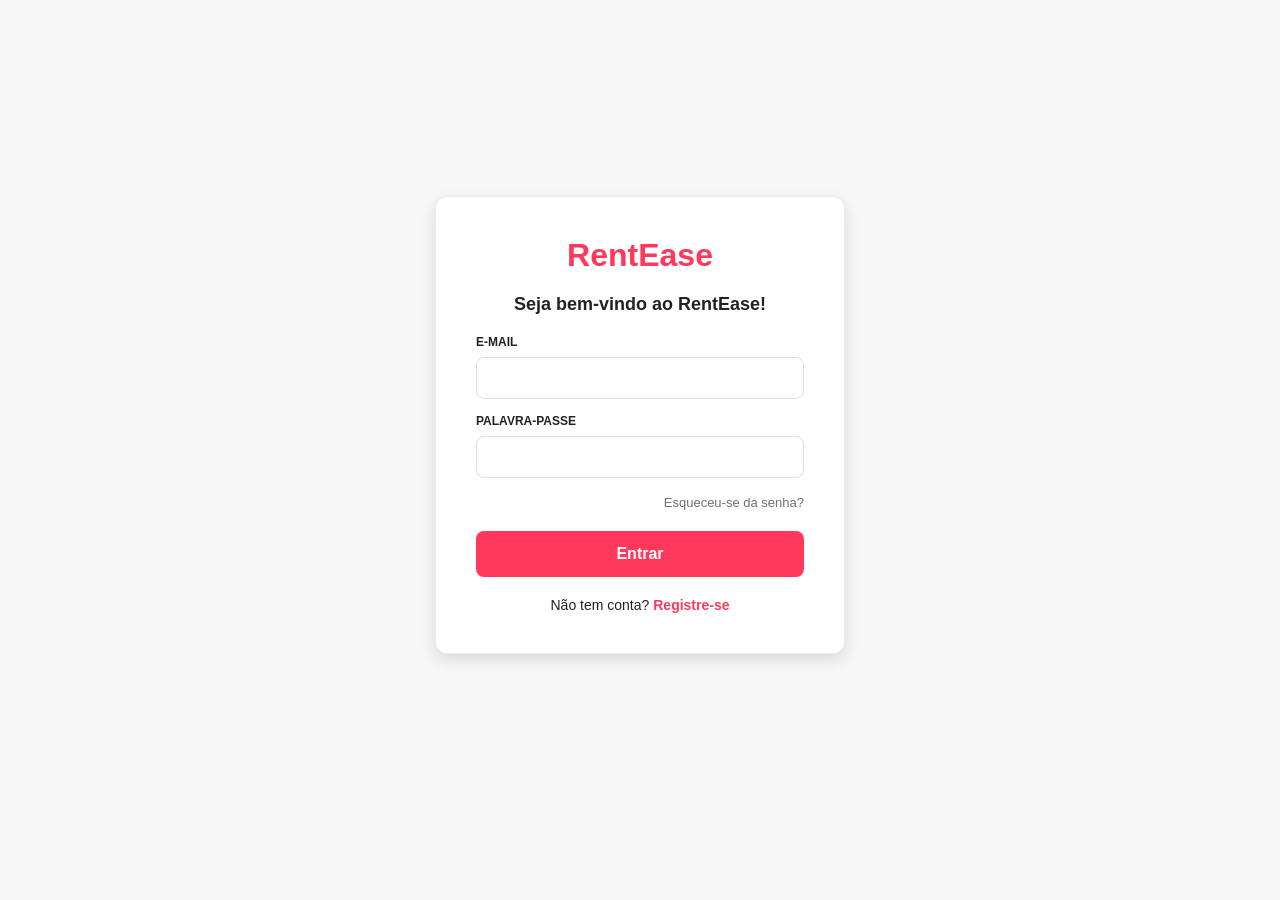
<file: index.html>
<!DOCTYPE html>
<html lang="pt">

<head>
    <meta charset="UTF-8">
    <title>RentEase - Favoritos</title>
    <link rel="stylesheet" href="styles.css">
</head>

<body>
    <header class="main-header">
        <div class="container header-flex">
            <a href="index.html" class="logo-link">RentEase</a>
            <nav class="main-nav">
                <a href="index.html" class="active">Favoritos</a>
                <a href="all-flats.html">Todos os Flats</a>
                <a href="new-flat.html">Novo Flat</a>
                <a href="profile.html">Perfil</a>
            </nav>
            <div class="user-info">Olá, <strong id="full-name-header">...</strong> 
                <button onclick="logout()" class="btn-logout">Sair</button>
            </div>
        </div>
    </header>

    <main class="container" style="margin-top: 40px;">
        <h1 style="margin-bottom: 10px;">Os meus Favoritos</h1>
        <p style="color: gray; margin-bottom: 30px;">Gerencie aqui os imóveis que guardou como favoritos.</p>

        <div class="table-container">
            <table>
                <thead>
                    <tr>
                        <th>Foto</th>
                        <th>Cidade</th>
                        <th>Endereço</th>
                        <th>Área</th>
                        <th>AC</th>
                        <th>Disponível</th>
                        <th>Preço</th>
                        <th>Ações</th>
                    </tr>
                </thead>
                <tbody id="favorites-grid">
                    </tbody>
            </table>
        </div>
    </main>

    <div id="viewModal" class="modal">
        <div class="modal-content">
            <span class="close-btn" onclick="closeViewModal()">Fechar</span>
            <div id="view-details-content"></div>
        </div>
    </div>

    <script src="auth.js"></script>
    <script src="app.js"></script>
    <script>
    document.addEventListener('DOMContentLoaded', renderFavorites);

    function renderFavorites() {
        const container = document.getElementById('favorites-grid');
        if (!container) return;

        const user = JSON.parse(localStorage.getItem('user')) || {};
        const flats = JSON.parse(localStorage.getItem('flats')) || [];
        const favIds = user.favorites || [];

        const myFavs = flats.filter(f => f && favIds.includes(f.id));

        if (myFavs.length === 0) {
            container.innerHTML = '<tr><td colspan="8" style="text-align:center; padding:40px; color:gray;">Ainda não tens imóveis favoritos.</td></tr>';
            return;
        }

        const defaultImg = `data:image/svg+xml;utf8,<svg xmlns='http://www.w3.org/2000/svg' width='60' height='45' viewBox='0 0 60 45'><rect width='60' height='45' fill='%23eee'/><text x='50%25' y='50%25' dominant-baseline='middle' text-anchor='middle' font-family='sans-serif' font-size='10' fill='%23999'>Casa</text></svg>`;

        container.innerHTML = myFavs.map(f => {
            const displayPhoto = f.photoUrl && f.photoUrl.trim() !== "" ? f.photoUrl : defaultImg;

            return `
                <tr onclick="viewFlatDetails('${f.id}')" style="cursor:pointer;">
                    <td>
                        <div class="photo-box">
                            <img src="${displayPhoto}" class="td-photo" alt="Flat" 
                                 onerror="this.src='${defaultImg}'; this.onerror=null;">
                        </div>
                    </td>
                    <td><strong>${f.city || '---'}</strong></td>
                    <td>${f.streetName || ''}, ${f.streetNumber || ''}</td>
                    <td>${f.areaSize || 0} m²</td>
                    <td>${f.hasAC ? 'Sim' : 'Não'}</td>
                    <td>${typeof formatDate === 'function' ? formatDate(f.availableDate) : f.availableDate}</td>
                    <td style="font-weight:600;">€${f.rentPrice || 0}</td>
                    <td onclick="event.stopPropagation()">
                        <button class="fav-btn-table" onclick="toggleFavorite(event, '${f.id}')" 
                                style="background:none; border:none; cursor:pointer; font-size:18px;">
                            ❤️
                        </button>
                    </td>
                </tr>
            `;
        }).join('');
    }

    
    const originalToggle = window.toggleFavorite;
    window.toggleFavorite = function(e, id) {
        if (originalToggle) originalToggle(e, id);
        renderFavorites(); 
    };
    </script>
</body>
</html>
</file>
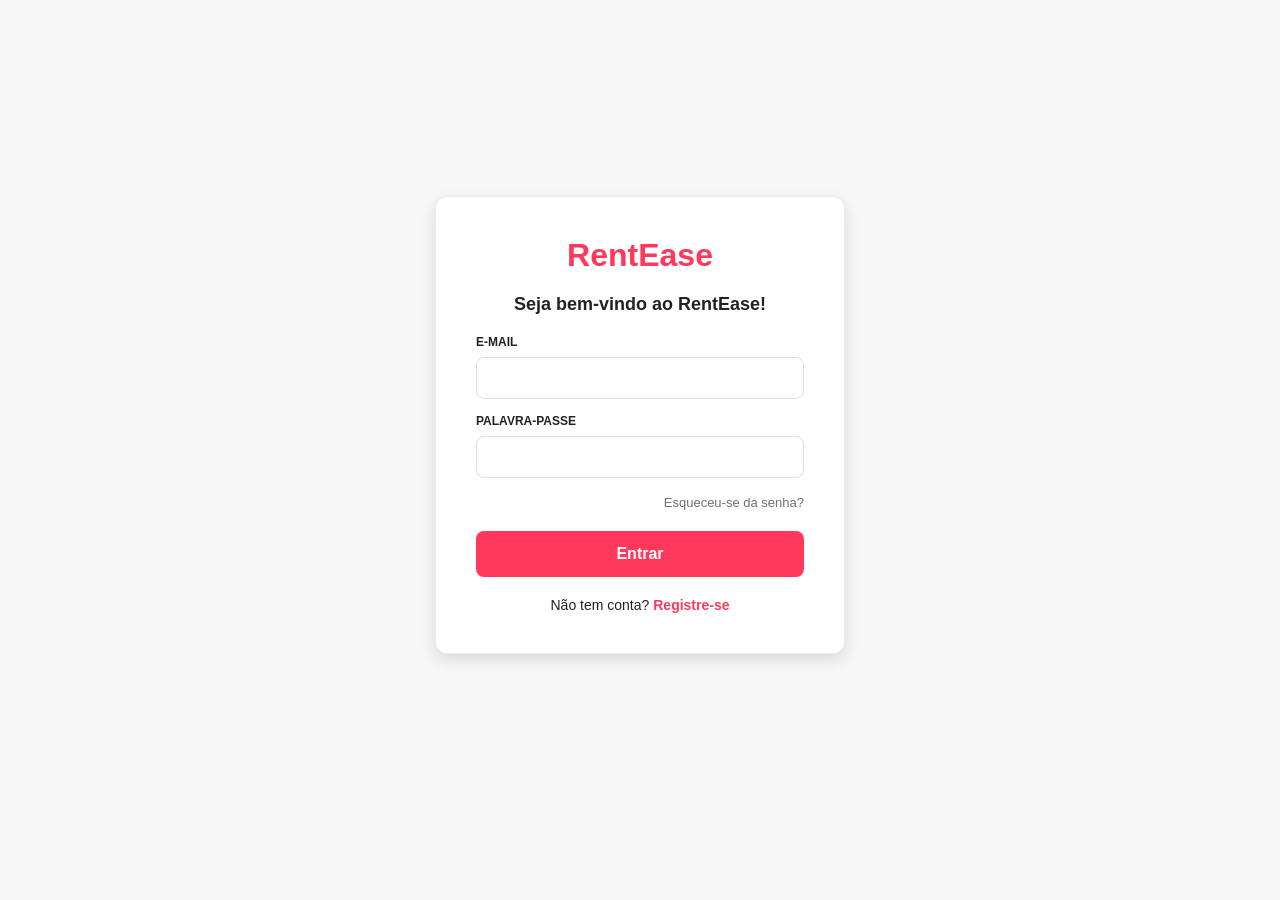
<file: all-flats.html>
<!DOCTYPE html>
<html lang="pt">

<head>
    <meta charset="UTF-8">
    <title>RentEase - Todos os Flats</title>
    <link rel="stylesheet" href="styles.css">
</head>

<body>
    <header class="main-header">
        <div class="container header-flex">
            <a href="index.html" class="logo-link">RentEase</a>
            <nav class="main-nav">
                <a href="index.html">Favoritos</a>
                <a href="all-flats.html" class="active">Todos os Flats</a>
                <a href="new-flat.html">Novo Flat</a>
                <a href="profile.html">Perfil</a>
            </nav>
            <div class="user-info">Olá, <strong id="full-name-header">...</strong> <button onclick="logout()"
                    class="btn-logout">Sair</button></div>
        </div>
    </header>

    <main class="container" style="margin-top: 40px;">
        <h1 style="margin-bottom: 10px;">Todos os Imóveis</h1>
        <p style="color: gray; margin-bottom: 30px;">Clique num imóvel para ver detalhes ou use o coração para
            favoritar.</p>

        <div class="filter-container">
            <div class="filter-group">
                <label>Cidade:</label>
                <input type="text" id="filter-city" placeholder="Ex: Lisboa..." oninput="renderAllFlats()">
            </div>

            <div class="filter-group">
                <label>Preço Mín:</label>
                <input type="number" id="filter-price-min" placeholder="0" oninput="renderAllFlats()">
            </div>

            <div class="filter-group">
                <label>Máx:</label>
                <input type="number" id="filter-price-max" placeholder="9999" oninput="renderAllFlats()">
            </div>
        </div>

        <div class="table-container">
            <table>
                <thead>
                    <tr>
                        <th>Foto</th>
                        <th>Cidade</th>
                        <th>Endereço</th>
                        <th>Área</th>
                        <th>AC</th>
                        <th>Disponível</th>
                        <th>Preço</th>
                        <th>Ações</th>
                    </tr>
                </thead>
                <tbody id="flats-table-body">
                </tbody>
            </table>
        </div>

    </main>

    <div id="viewModal" class="modal">
        <div class="modal-content">
            <span class="close-btn" onclick="closeViewModal()">Fechar</span>

            <div id="view-details-content"></div>
        </div>
    </div>

    <div id="editModal" class="modal">
        <div class="modal-content">
            <span class="close-btn" onclick="closeEditModal()">Fechar</span>
            <h2>Editar Anúncio</h2>
            <form id="edit-form" onsubmit="saveEdit(event)" style="margin-top:20px;">
                <input type="hidden" id="edit-id">

                <div class="edit-grid">
                    <div class="input-group">
                        <label>Cidade</label>
                        <input type="text" id="edit-city" required>
                    </div>
                    <div class="input-group">
                        <label>Preço (€)</label>
                        <input type="number" id="edit-price" required>
                    </div>
                </div>

                <div class="edit-grid">
                    <div class="input-group">
                        <label>Disponível em</label>
                        <input type="date" id="edit-date" required>
                    </div>
                    <div class="input-group">
                        <label>Área (m²)</label>
                        <input type="number" id="edit-area" required>
                    </div>
                </div>

                <div class="edit-grid">
                    <div class="input-group">
                        <label>Rua</label>
                        <input type="text" id="edit-street" required>
                    </div>
                    <div class="input-group">
                        <label>Número</label>
                        <input type="number" id="edit-number" required>
                    </div>
                </div>

                <div class="input-group" style="flex-direction: row; align-items: center; gap: 10px; margin: 10px 0;">
                    <input type="checkbox" id="edit-hasAC" style="width: auto;">
                    <label for="edit-hasAC" style="text-transform: none; cursor: pointer;">Tem Ar
                        Condicionado?</label>
                </div>

                <div class="input-group">
                    <label>URL da Foto (Opcional)</label>
                    <input type="url" id="edit-photo">
                </div>

                <div style="display: flex; gap: 10px; margin-top: 20px;">
                    <button type="submit" class="btn-primary">Guardar Alterações</button>
                    <button type="button" onclick="deleteFlat()" class="btn-primary"
                        style="background: #222;">Eliminar</button>
                </div>
            </form>
        </div>
    </div>

    <script src="auth.js"></script>
    <script src="app.js"></script>
</body>

</html>
</file>
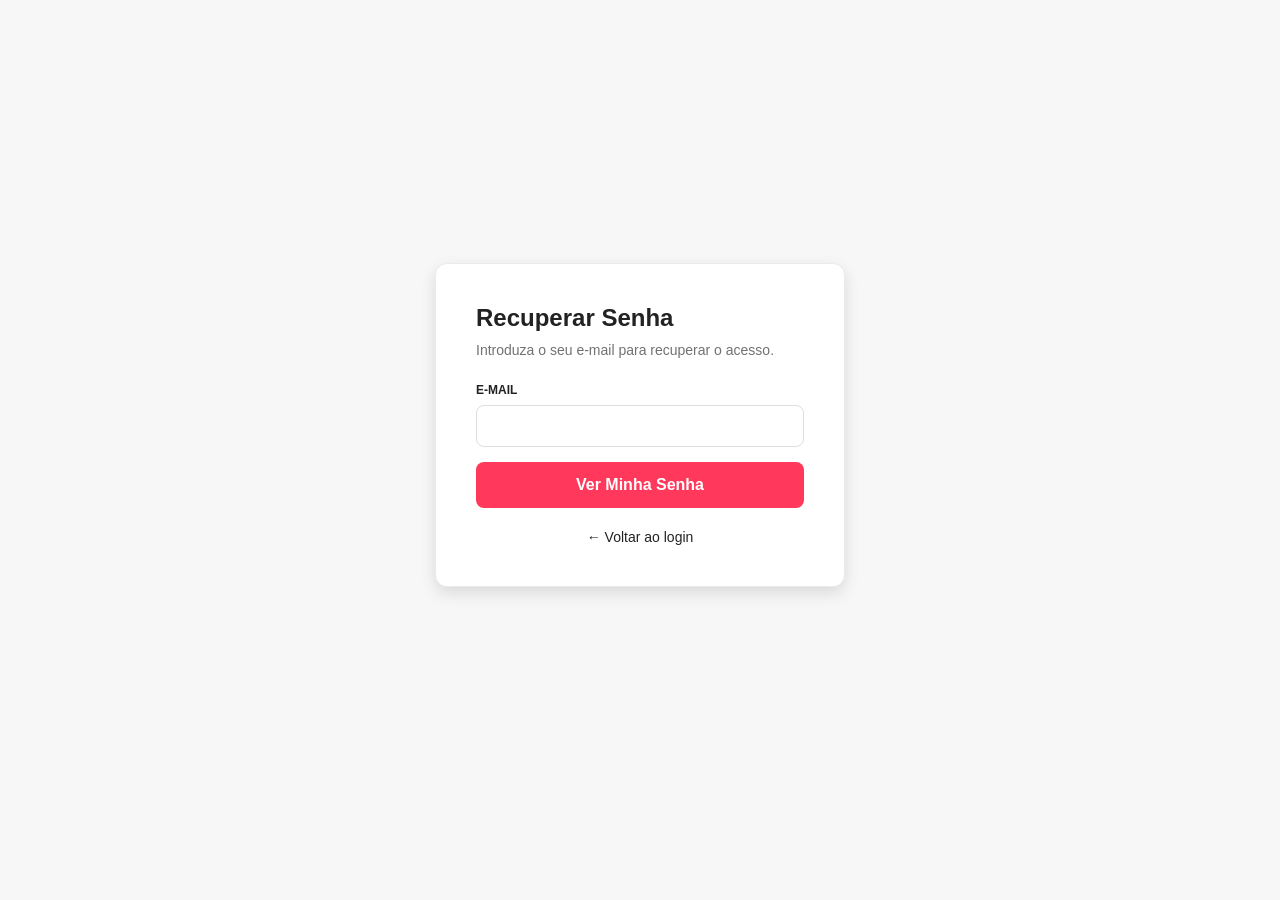
<file: forgot-password.html>
<!DOCTYPE html>
<html lang="pt">
<head>
    <meta charset="UTF-8">
    <title>Recuperar Senha</title>
    <link rel="stylesheet" href="styles.css">
</head>
<body class="auth-page">
    <main class="auth-wrapper">
        <div class="auth-card">
            <h2 style="margin-bottom:10px;">Recuperar Senha</h2>
            <p style="margin-bottom: 25px; font-size: 14px; color: var(--text-light);">Introduza o seu e-mail para recuperar o acesso.</p>
            
            <form id="forgot-form" onsubmit="handleForgot(event)">
                <div class="input-group">
                    <label>E-mail</label>
                    <input type="email" id="forgot-email" required>
                </div>
                <button type="submit" class="btn-primary">Ver Minha Senha</button>
            </form>
            
            <div style="text-align:center; margin-top: 20px;">
                <a href="login.html" style="text-decoration: none; color: var(--text-main); font-size: 14px;">← Voltar ao login</a>
            </div>
        </div>
    </main>
</body>
    <script>
        function handleForgot(e) {
            e.preventDefault();
            const email = document.getElementById('forgot-email').value.trim().toLowerCase();
            const users = JSON.parse(localStorage.getItem('users')) || [];
            const user = users.find(u => u.email.toLowerCase() === email);
            if (user) {
                alert("A sua senha é: " + user.password);
                window.location.href = 'login.html';
            } else {
                alert("Utilizador não encontrado.");
            }
        }
    </script>
</body>
</html>
</file>
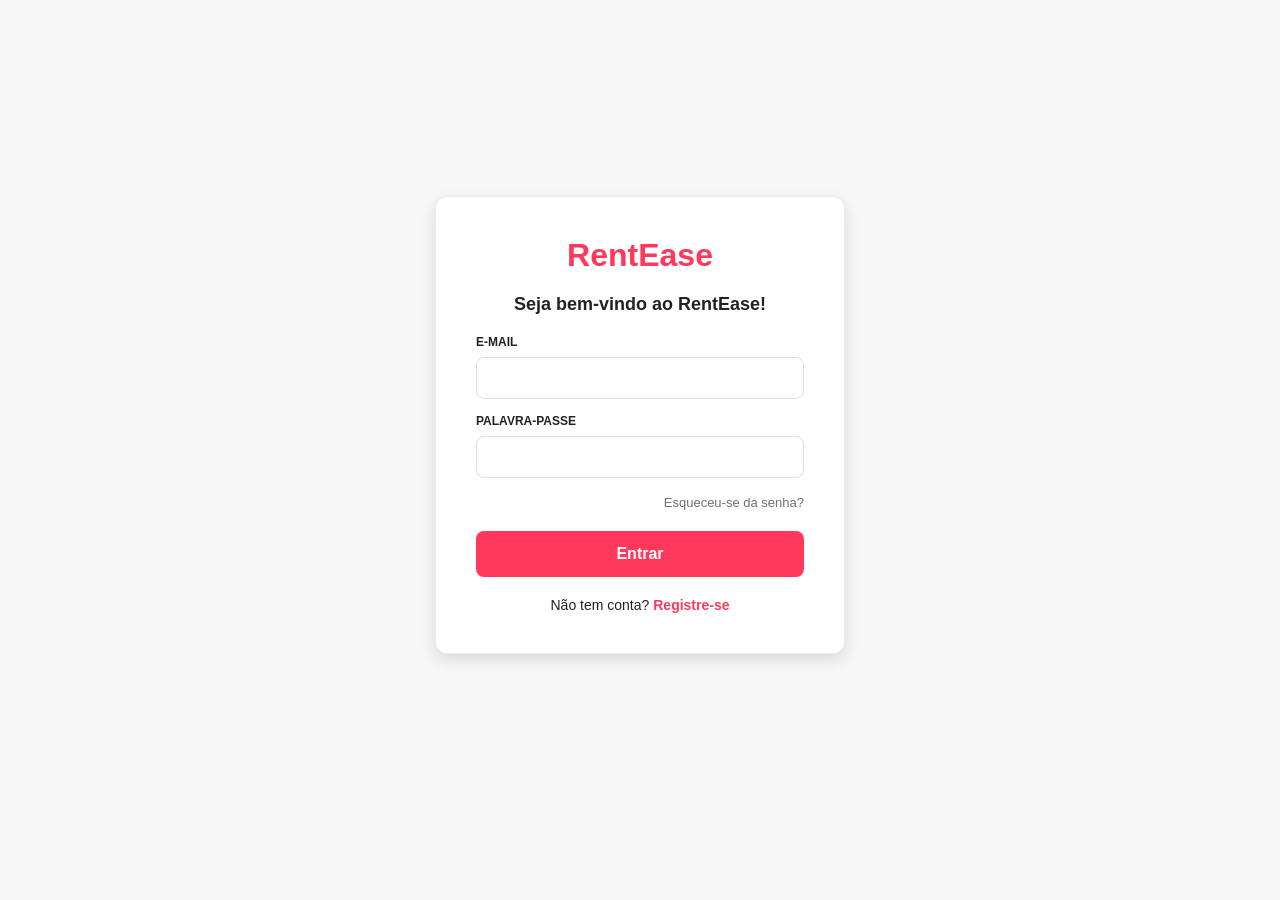
<file: login.html>
<!DOCTYPE html>
<html lang="pt">

<head>
    <meta charset="UTF-8">
    <title>Login - RentEase</title>
    <link rel="stylesheet" href="styles.css">
</head>

<body class="auth-page">
    <main class="auth-wrapper">
        <div class="auth-card">
            <h1 style="text-align:center; color:var(--primary); margin-bottom:20px;">RentEase</h1>
            <h2 style="margin-bottom:20px; text-align:center; font-size: 18px;">Seja bem-vindo ao RentEase!</h2>

            <form id="login-form">
                <div class="input-group">
                    <label>E-mail</label>
                    <input type="email" id="login-email" required>
                </div>
                <div class="input-group">
                    <label>Palavra-passe</label>
                    <input type="password" id="login-pass" required>
                </div>
                <div style="text-align: right; margin-bottom: 20px;">
                    <a href="forgot-password.html"
                        style="font-size: 13px; color:var(--text-light); text-decoration:none;">Esqueceu-se da
                        senha?</a>
                </div>
                <button type="submit" class="btn-primary">Entrar</button>
            </form>

            <p style="text-align:center; margin-top:20px; font-size:14px;">
                Não tem conta? <a href="register.html"
                    style="color:var(--primary); text-decoration:none; font-weight:bold;">Registre-se</a>
            </p>
        </div>
    </main>

    <script>

        document.getElementById('login-form').addEventListener('submit', function (e) {
            e.preventDefault();
            const email = document.getElementById('login-email').value.trim().toLowerCase();
            const pass = document.getElementById('login-pass').value;

            const users = JSON.parse(localStorage.getItem('users')) || [];
            const user = users.find(u => u.email.toLowerCase() === email && u.password === pass);

            if (user) {
                localStorage.setItem('user', JSON.stringify(user));
                window.location.replace('index.html');
            } else {
                alert("E-mail ou palavra-passe incorretos!");
            }
        });
    </script>
</body>

</html>
</file>
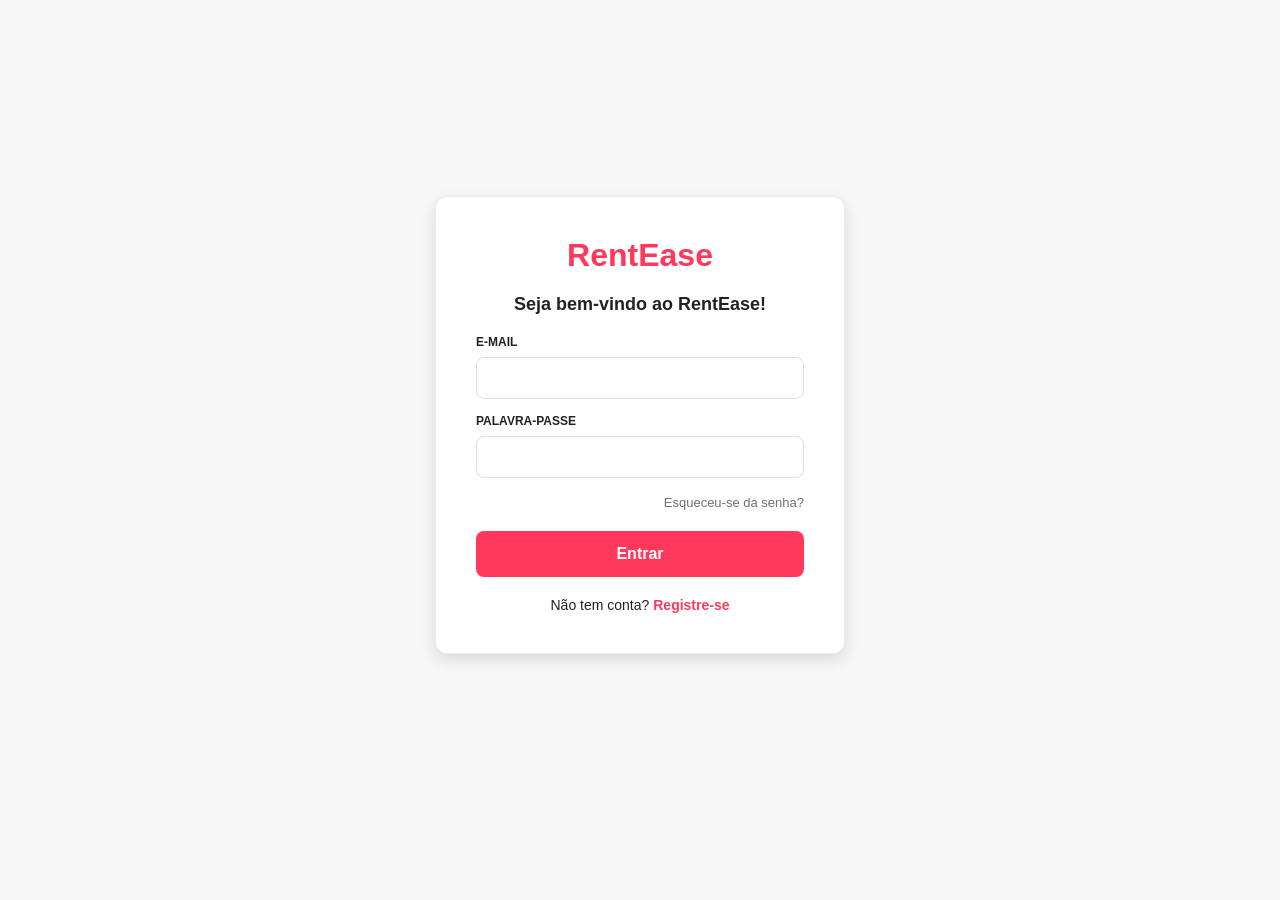
<file: new-flat.html>
<!DOCTYPE html>
<html lang="pt">
<head>
    <meta charset="UTF-8">
    <title>RentEase - Novo Flat</title>
    <link rel="stylesheet" href="styles.css">
</head>
<body class="form-page">
    <header class="main-header">
        <div class="container header-flex">
            <a href="index.html" class="logo-link">RentEase</a>
            <nav class="main-nav">
                <a href="index.html">Favoritos</a>
                <a href="all-flats.html">Todos os Flats</a>
                <a href="new-flat.html" class="active">Novo Flat</a>
                <a href="profile.html">Perfil</a>
            </nav>
            <div class="user-info">Olá, <strong id="full-name-header">...</strong> <button onclick="logout()" class="btn-logout">Sair</button></div>
        </div>
    </header>

    <main class="container">
        <div class="airbnb-card" style="max-width: 800px;">
            <h1 style="margin-bottom: 10px;">Anunciar Imóvel</h1>
            <p style="color: var(--text-light); margin-bottom: 30px;">Preencha os dados abaixo para publicar o seu anúncio.</p>
            
            <form id="new-flat-form" onsubmit="saveNewFlat(event)">
                <div class="edit-grid">
                    <div class="input-group">
                        <label>Cidade</label>
                        <input type="text" id="city" placeholder="Ex: Lisboa" required>
                    </div>
                    <div class="input-group">
                        <label>Preço (€)</label>
                        <input type="number" id="rentPrice" placeholder="0.00" required>
                    </div>
                </div>

                <div class="edit-grid">
                    <div class="input-group">
                        <label>Rua</label>
                        <input type="text" id="streetName" required>
                    </div>
                    <div class="input-group">
                        <label>Número</label>
                        <input type="number" id="streetNumber" required>
                    </div>
                </div>

                <div class="edit-grid">
                    <div class="input-group">
                        <label>Área (m²)</label>
                        <input type="number" id="areaSize" required>
                    </div>
                    <div class="input-group">
                        <label>Disponível desde</label>
                        <input type="date" id="availableDate" required>
                    </div>
                </div>

                <div class="input-group">
                    <label>URL da Foto (Opcional)</label>
                    <input type="url" id="photoUrl" placeholder="https://...">
                </div>

                <div class="input-group" style="flex-direction: row; align-items: center; gap: 10px; margin-top: 10px;">
                    <input type="checkbox" id="hasAC" style="width: auto; cursor: pointer;">
                    <label for="hasAC" style="text-transform: none; cursor: pointer; font-weight: normal;">Este imóvel tem Ar Condicionado?</label>
                </div>

                <button type="submit" class="btn-primary" style="margin-top: 30px;">Publicar Anúncio</button>
            </form>
        </div>
    </main>

    <script src="auth.js"></script>
    <script src="app.js"></script>
    <script>
        function saveNewFlat(e) {
            e.preventDefault();
            const currentUser = JSON.parse(localStorage.getItem('user'));
            
            if (!currentUser) {
                window.location.href = 'login.html';
                return;
            }

            const newFlat = {
                id: Date.now().toString(),
                city: document.getElementById('city').value,
                streetName: document.getElementById('streetName').value,
                streetNumber: document.getElementById('streetNumber').value,
                areaSize: document.getElementById('areaSize').value,
                rentPrice: parseFloat(document.getElementById('rentPrice').value),
                availableDate: document.getElementById('availableDate').value,
                photoUrl: document.getElementById('photoUrl').value || "",
                hasAC: document.getElementById('hasAC').checked,
                ownerEmail: currentUser.email
            };

            const flats = JSON.parse(localStorage.getItem('flats')) || [];
            flats.push(newFlat);
            localStorage.setItem('flats', JSON.stringify(flats));
            
            alert('Imóvel publicado com sucesso!');
            window.location.href = 'all-flats.html';
        }

        document.addEventListener('DOMContentLoaded', () => {
            const user = JSON.parse(localStorage.getItem('user'));
            if (user && document.getElementById('full-name-header')) {
                document.getElementById('full-name-header').textContent = user.firstName + ' ' + user.lastName;
            }
        });
    </script>
</body>
</html>
</file>
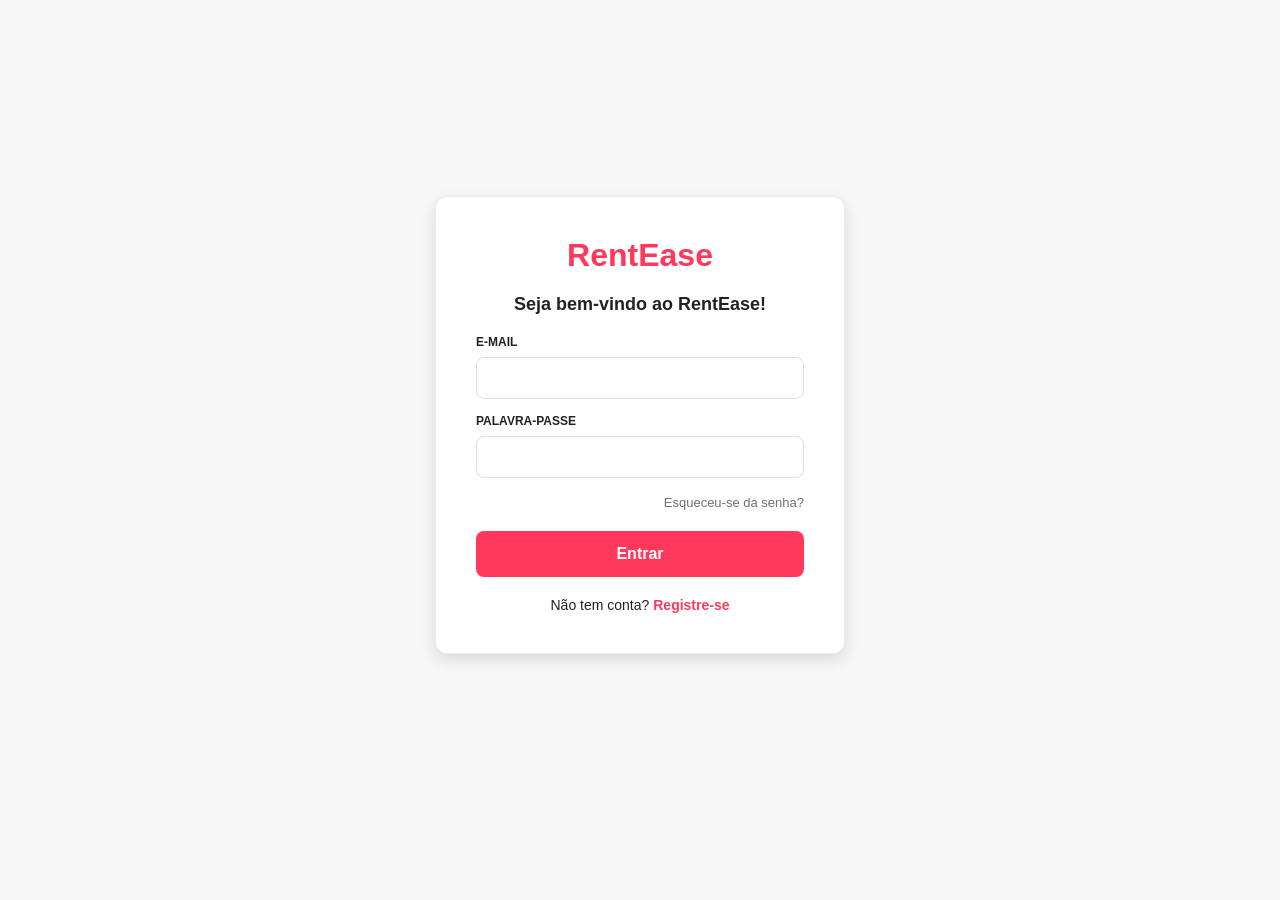
<file: profile.html>
<!DOCTYPE html>
<html lang="pt">
<head>
    <meta charset="UTF-8">
    <title>Perfil - RentEase</title>
    <link rel="stylesheet" href="styles.css">
</head>
<body class="form-page">
    <header class="main-header">
        <div class="container header-flex">
            <a href="index.html" class="logo-link">RentEase</a>
            <nav class="main-nav">
                <a href="index.html">Favoritos</a>
                <a href="all-flats.html">Todos os Flats</a>
                <a href="new-flat.html">Novo Flat</a>
                <a href="profile.html" class="active">Perfil</a>
            </nav>
            <div class="user-info">Olá, <strong id="full-name-header">...</strong> <button onclick="logout()" class="btn-logout">Sair</button></div>
        </div>
    </header>

    <main class="container">
        <div class="airbnb-card">
            <h2 style="margin-bottom: 25px;">Editar Perfil</h2>
            <form id="edit-profile-form" onsubmit="updateProfile(event)">
                <div class="edit-grid">
                    <div class="input-group">
                        <label>Nome</label>
                        <input type="text" id="prof-firstName" required>
                    </div>
                    <div class="input-group">
                        <label>Apelido</label>
                        <input type="text" id="prof-lastName" required>
                    </div>
                </div>
                <div class="input-group">
                    <label>E-mail</label>
                    <input type="email" id="prof-email" required>
                </div>
                <div class="input-group">
                    <label>Data de Nascimento</label>
                    <input type="date" id="prof-birthDate">
                </div>
                <button type="submit" class="btn-primary">Atualizar Dados</button>
            </form>

            <hr style="margin: 40px 0; border: 0; border-top: 1px solid var(--border-light);">

            <h3 style="margin-bottom: 20px;">Alterar Senha</h3>
            <form onsubmit="changePassword(event)">
                <div class="edit-grid">
                    <div class="input-group">
                        <label>Nova Senha</label>
                        <input type="password" id="new-password" required minlength="6">
                    </div>
                    <div class="input-group">
                        <label>Confirmar Nova Senha</label>
                        <input type="password" id="confirm-password" required minlength="6">
                    </div>
                </div>
                <button type="submit" class="btn-primary" style="background: #222;">Atualizar Senha</button>
            </form>

            <hr style="margin: 40px 0; border: 0; border-top: 1px solid var(--border-light);">

            <div style="background: #fff5f5; padding: 20px; border-radius: 12px; border: 1px solid #ffecec;">
                <h3 style="color: #c13511; margin-bottom: 10px;">EXCLUIR MINHA CONTA</h3>
                <p style="font-size: 14px; color: #717171; margin-bottom: 20px;">Ao excluir a sua conta, todos os seus dados e anúncios serão removidos permanentemente.</p>
                <button onclick="deleteAccount()" class="btn-primary" style="background: #c13511; width: auto; padding: 10px 20px;">Excluir Minha Conta</button>
            </div>
        </div>
    </main>

    <script src="auth.js"></script>
    <script>
        document.addEventListener('DOMContentLoaded', () => {
            const user = JSON.parse(localStorage.getItem('user'));
            if (!user) return window.location.href = 'login.html';

            document.getElementById('prof-firstName').value = user.firstName || '';
            document.getElementById('prof-lastName').value = user.lastName || '';
            document.getElementById('prof-email').value = user.email || '';
            document.getElementById('prof-birthDate').value = user.birthDate || '';

            if (typeof updateHeaderName === 'function') {
                updateHeaderName();
            } else {
                const fullName = `${user.firstName || ''} ${user.lastName || ''}`.trim();
                document.getElementById('full-name-header').textContent = fullName || "Utilizador";
            }
        });

        function updateProfile(e) {
            e.preventDefault();
            const currentUser = JSON.parse(localStorage.getItem('user'));
            let users = JSON.parse(localStorage.getItem('users')) || [];
            const oldEmail = currentUser.email;

            const updatedUser = {
                ...currentUser,
                firstName: document.getElementById('prof-firstName').value,
                lastName: document.getElementById('prof-lastName').value,
                email: document.getElementById('prof-email').value.toLowerCase(),
                birthDate: document.getElementById('prof-birthDate').value
            };

            const idx = users.findIndex(u => u.email === oldEmail);
            if(idx !== -1) {
                users[idx] = updatedUser;
            }

            if (oldEmail !== updatedUser.email) {
                let flats = JSON.parse(localStorage.getItem('flats')) || [];
                flats = flats.map(f => {
                    if (f.ownerEmail === oldEmail) f.ownerEmail = updatedUser.email;
                    return f;
                });
                localStorage.setItem('flats', JSON.stringify(flats));
            }

            localStorage.setItem('user', JSON.stringify(updatedUser));
            localStorage.setItem('users', JSON.stringify(users));
            
            alert("Perfil atualizado com sucesso!");
            location.reload();
        }

        function changePassword(e) {
            e.preventDefault();
            const p1 = document.getElementById('new-password').value;
            const p2 = document.getElementById('confirm-password').value;

            if (p1 !== p2) return alert("As passwords não coincidem!");
            
            let user = JSON.parse(localStorage.getItem('user'));
            let users = JSON.parse(localStorage.getItem('users')) || [];
            
            user.password = p1;
            const idx = users.findIndex(u => u.email === user.email);
            if(idx !== -1) users[idx].password = p1;
            
            localStorage.setItem('user', JSON.stringify(user));
            localStorage.setItem('users', JSON.stringify(users));
            alert("Password alterada com sucesso!");
            e.target.reset();
        }

        function deleteAccount() {
            if (!confirm("TEM A CERTEZA? Esta ação não pode ser desfeita e apagará todos os seus imóveis.")) return;

            const user = JSON.parse(localStorage.getItem('user'));
            let users = JSON.parse(localStorage.getItem('users')) || [];
            let flats = JSON.parse(localStorage.getItem('flats')) || [];

            users = users.filter(u => u.email !== user.email);
            flats = flats.filter(f => f.ownerEmail !== user.email);

            localStorage.setItem('users', JSON.stringify(users));
            localStorage.setItem('flats', JSON.stringify(flats));
            
            alert("Conta eliminada. Até breve!");
            logout();
        }
    </script>
</body>
</html>
</file>
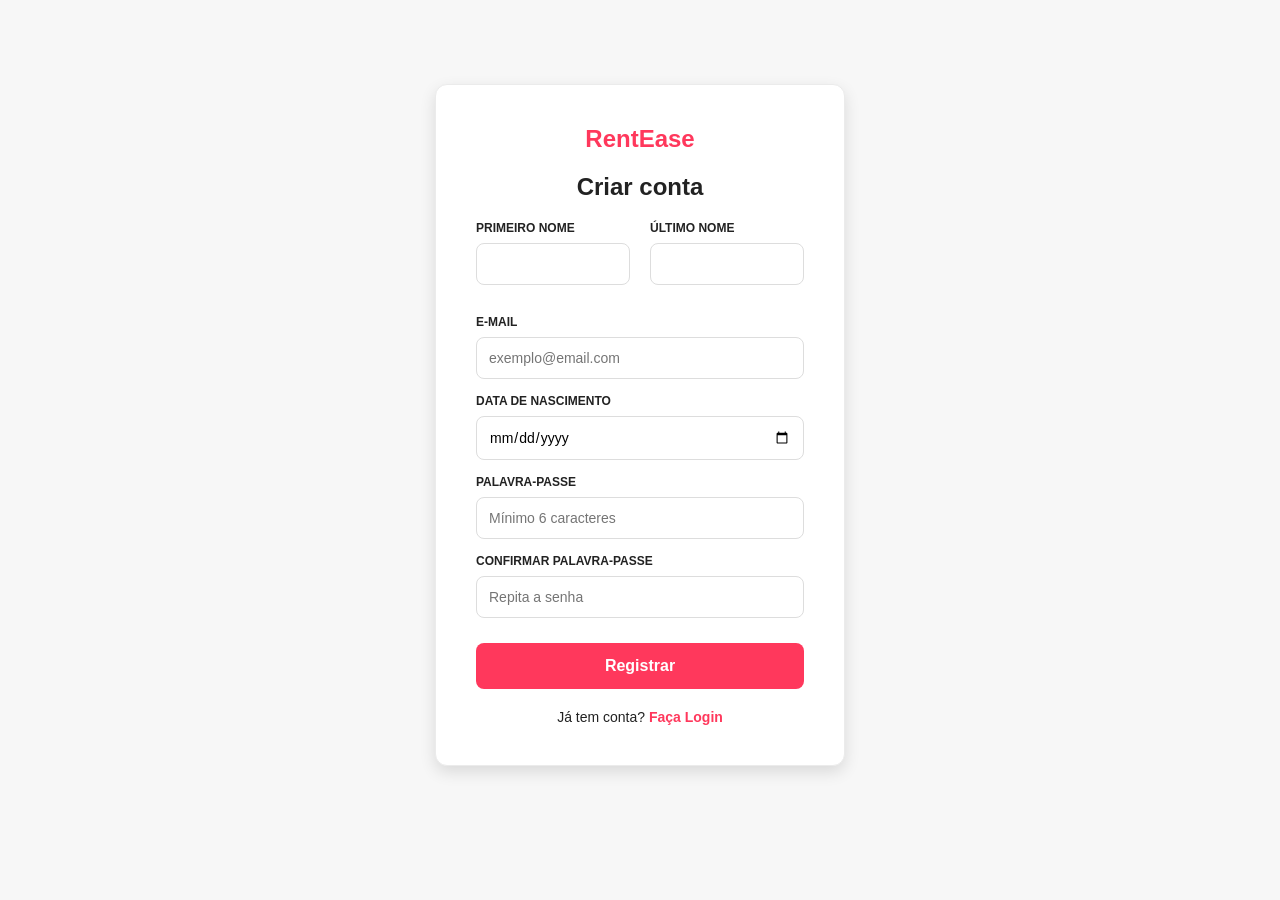
<file: register.html>
<!DOCTYPE html>
<html lang="pt-br">
<head>
    <meta charset="UTF-8">
    <meta name="viewport" content="width=device-width, initial-scale=1.0">
    <title>Registo - RentEase</title>
    <link rel="stylesheet" href="styles.css">
</head>
<body class="auth-page">
    <main class="auth-wrapper">
        <form id="register-form" class="auth-card" onsubmit="handleRegister(event)">
            <div class="logo-link" style="text-align:center; display:block; margin-bottom:20px;">RentEase</div>
            <h2 style="margin-bottom:20px; text-align:center;">Criar conta</h2>

            <div class="edit-grid">
                <div class="input-group">
                    <label>Primeiro Nome</label>
                    <input type="text" id="firstName" required minlength="2">
                </div>
                <div class="input-group">
                    <label>Último Nome</label>
                    <input type="text" id="lastName" required minlength="2">
                </div>
            </div>

            <div class="input-group">
                <label for="reg-email">E-mail</label>
                <input type="email" id="reg-email" placeholder="exemplo@email.com" required>
            </div>

            <div class="input-group">
                <label for="birthDate">Data de Nascimento</label>
                <input type="date" id="birthDate" required>
            </div>

            <div class="input-group">
                <label for="reg-password">Palavra-passe</label>
                <input type="password" id="reg-password" placeholder="Mínimo 6 caracteres" required minlength="6">
            </div>

            <div class="input-group">
                <label for="confirm-password">Confirmar Palavra-passe</label>
                <input type="password" id="confirm-password" placeholder="Repita a senha" required>
            </div>

            <button type="submit" class="btn-primary" style="margin-top:10px;">Registrar</button>
            
            <p style="text-align:center; margin-top:20px; font-size:14px;">
                Já tem conta? <a href="login.html" style="color:#ff385c; text-decoration:none; font-weight:bold;">Faça Login</a>
            </p>
        </form>
    </main>

    <script src="auth.js"></script>
    <script>
        function handleRegister(event) {
            event.preventDefault();

            const email = document.getElementById('reg-email').value.trim();
            const password = document.getElementById('reg-password').value;
            const confirmPass = document.getElementById('confirm-password').value;
            
            if (password !== confirmPass) {
                return alert("As passwords não coincidem!");
            }

            const users = JSON.parse(localStorage.getItem('users')) || [];
            if (users.find(u => u.email.toLowerCase() === email.toLowerCase())) {
                return alert("Este email já está registado!");
            }

            const newUser = {
                firstName: document.getElementById('firstName').value.trim(),
                lastName: document.getElementById('lastName').value.trim(),
                email: email,
                password: password,
                birthDate: document.getElementById('birthDate').value,
                favorites: [] 
            };

            users.push(newUser);
            localStorage.setItem('users', JSON.stringify(users));

            alert("Conta criada com sucesso!");
            window.location.replace('login.html');
        }
    </script>
</body>
</html>
</file>
<file: styles.css>
:root {
    --primary: #ff385c;
    --primary-dark: #e31c5f;
    --border: #dddddd;
    --border-light: #ebebeb;
    --text-main: #222222;
    --text-light: #717171;
    --bg-modal: rgba(0, 0, 0, 0.5);
    --shadow-card: 0 6px 16px rgba(0, 0, 0, 0.12);
}

* {
    margin: 0;
    padding: 0;
    box-sizing: border-box;
    font-family: -apple-system, BlinkMacSystemFont, "Segoe UI", Roboto, Helvetica, Arial, sans-serif;
}

body {
    background-color: #ffffff;
    color: var(--text-main);
    padding-bottom: 50px;
}

body.form-page, body.auth-page {
    background-color: #f7f7f7;
}

.container {
    max-width: 1200px;
    margin: 0 auto;
    padding: 0 24px;
}

.main-header {
    border-bottom: 1px solid var(--border);
    padding: 20px 0;
    background: white;
    position: sticky;
    top: 0;
    z-index: 100;
}

.header-flex {
    display: flex;
    justify-content: space-between;
    align-items: center;
}

.logo-link {
    color: var(--primary);
    font-size: 24px;
    font-weight: bold;
    text-decoration: none;
}

.main-nav a {
    text-decoration: none;
    color: var(--text-main);
    margin: 0 15px;
    font-size: 14px;
    font-weight: 500;
}

.main-nav a.active {
    color: var(--primary);
    border-bottom: 2px solid var(--primary);
    padding-bottom: 5px;
}

.user-info {
    font-size: 14px;
    display: flex;
    align-items: center;
    gap: 10px;
}

.btn-logout {
    background: none;
    border: 1px solid var(--border);
    padding: 8px 16px;
    border-radius: 20px;
    cursor: pointer;
    font-size: 12px;
    transition: background 0.2s;
}

.btn-logout:hover {
    background: #f7f7f7;
}

.airbnb-card {
    background: white;
    border: 1px solid var(--border-light);
    border-radius: 12px;
    padding: 40px;
    box-shadow: var(--shadow-card);
    margin: 40px auto;
    max-width: 800px;
}

.edit-grid {
    display: grid;
    grid-template-columns: 1fr 1fr;
    gap: 20px;
    margin-bottom: 15px;
}

.input-group {
    display: flex;
    flex-direction: column;
    gap: 8px;
    margin-bottom: 15px;
}

.input-group label {
    font-size: 12px;
    font-weight: bold;
    text-transform: uppercase;
    color: var(--text-main);
}

.input-group input {
    padding: 12px;
    border: 1px solid var(--border);
    border-radius: 8px;
    font-size: 14px;
    width: 100%;
}

.btn-primary {
    background: var(--primary);
    color: white;
    border: none;
    padding: 14px;
    border-radius: 8px;
    font-weight: bold;
    cursor: pointer;
    width: 100%;
    font-size: 16px;
    transition: background 0.2s;
}

.btn-primary:hover {
    background: var(--primary-dark);
}

.flats-grid {
    display: grid;
    grid-template-columns: repeat(auto-fill, minmax(280px, 1fr));
    gap: 32px;
    margin-top: 40px;
}

.flat-card-fav {
    cursor: pointer;
    position: relative;
    background: white;
    border: 1px solid var(--border-light);
    border-radius: 16px;
    overflow: hidden;
    transition: transform 0.2s, box-shadow 0.2s;
    display: flex;
    flex-direction: column;
}

.flat-card-fav:hover {
    transform: translateY(-4px);
    box-shadow: var(--shadow-card);
}

.flat-photo-fav {
    width: 100%;
    aspect-ratio: 1 / 1;
    object-fit: cover;
}

.fav-card-content {
    padding: 16px;
    display: flex;
    flex-direction: column;
    gap: 4px;
}

.fav-card-content h3 {
    font-size: 16px;
    font-weight: 600;
    color: var(--text-main);
}

.address-text {
    color: var(--text-light);
    font-size: 14px;
    line-height: 1.4;
}

.price-tag {
    font-weight: 700;
    font-size: 15px;
    color: var(--text-main);
    margin-top: 5px;
}

.price-tag span {
    font-weight: 400;
    font-size: 14px;
    color: var(--text-light);
}

.fav-btn-card {
    position: absolute;
    top: 12px;
    right: 12px;
    background: transparent;
    border: none;
    font-size: 24px;
    cursor: pointer;
    z-index: 10;
    filter: drop-shadow(0 2px 4px rgba(0,0,0,0.3));
}

.filter-container {
    display: flex;
    align-items: center;
    background: #ffffff;
    border: 1px solid var(--border);
    border-bottom: none;
    border-radius: 12px 12px 0 0;
    padding: 15px 20px;
    gap: 15px;
    margin-top: 30px;
}

.filter-group {
    display: flex;
    align-items: center;
    gap: 10px;
    flex: 1;
}

.filter-group label {
    font-size: 12px;
    font-weight: bold;
    text-transform: uppercase;
    color: var(--text-light);
    white-space: nowrap;
}

.filter-container input {
    border: 1px solid var(--border-light);
    padding: 8px 12px;
    border-radius: 6px;
    font-size: 14px;
    width: 100%;
}

.table-container {
    width: 100%;
    overflow-x: auto; 
    -webkit-overflow-scrolling: touch; 
    margin-bottom: 20px;
    border-radius: 8px;
    box-shadow: 0 2px 10px rgba(0,0,0,0.05);
}

table {
    width: 100%;
    border-collapse: collapse;
    min-width: 600px;
}

th {
    background: #f9f9f9;
    padding: 15px;
    text-align: left;
    font-size: 12px;
    color: var(--text-light);
    text-transform: uppercase;
    border-bottom: 1px solid var(--border);
}

td {
    padding: 15px;
    border-top: 1px solid var(--border-light);
    font-size: 14px;
}

.modal {
    display: none;
    position: fixed;
    z-index: 1000;
    left: 0;
    top: 0;
    width: 100%;
    height: 100%;
    background: var(--bg-modal);
    backdrop-filter: blur(4px);
}

.modal-content {
    background: white;
    margin: 5% auto;
    padding: 30px;
    border-radius: 20px;
    max-width: 500px;
    position: relative;
    box-shadow: var(--shadow-card);
}

.close-btn {
    position: absolute;
    right: 16px;
    top: 16px;
    background-color: #f7f7f7;
    border: 1px solid var(--border);
    padding: 6px 12px;
    border-radius: 8px;
    font-size: 11px;
    font-weight: 800;
    color: var(--text-main);
    cursor: pointer;
    text-transform: uppercase;
    letter-spacing: 1px;
    display: flex;
    align-items: center;
    gap: 6px;
    transition: all 0.2s ease;
}

.close-btn:hover {
    background-color: var(--text-main);
    color: white;
    border-color: var(--text-main);
}

.close-btn::before {
    content: "✕";
    font-size: 14px;
    font-weight: normal;
}

.close-btn:active {
    transform: scale(0.92);
}

.auth-page {
    background-color: #f7f7f7;
    display: flex;
    align-items: center;
    justify-content: center;
    min-height: 100vh;
}

.auth-wrapper {
    width: 100%;
    max-width: 450px;
    padding: 20px;
}

.auth-card {
    background: white;
    border: 1px solid var(--border-light);
    border-radius: 12px;
    padding: 40px;
    box-shadow: var(--shadow-card);
}

.details-box {
    background: #f7f7f7;
    padding: 20px;
    border-radius: 12px;
    display: flex;
    flex-direction: column;
    gap: 10px;
    margin-top: 15px;
}

.details-row {
    display: flex;
    justify-content: space-between;
    align-items: center;
    border-bottom: 1px solid #eee;
    padding-bottom: 8px;
}

.details-label {
    font-weight: bold;
    color: var(--text-main);
    font-size: 12px;
    text-transform: uppercase;
    letter-spacing: 0.5px;
}

.details-value {
    color: var(--text-light);
    font-size: 14px;
}

.photo-box {
    width: 60px;
    height: 60px;
    background-color: #f7f7f7; 
    border: 1px solid var(--border-light);
    border-radius: 8px;
    display: flex;
    align-items: center;
    justify-content: center;
    overflow: hidden;
}

.td-photo {
    width: 100%;
    height: 100%;
    object-fit: cover;
    transition: transform 0.2s;
}

.photo-box:hover .td-photo {
    transform: scale(1.1);
}

@media (max-width: 768px) {
    .edit-grid { grid-template-columns: 1fr; }
    
    .filter-container { 
        flex-direction: column; 
        align-items: stretch; 
        border-radius: 12px; 
        border-bottom: 1px solid var(--border); 
        margin-bottom: 10px;
    }

    .main-header .container {
        flex-direction: column;
        gap: 15px;
        text-align: center;
    }

    .main-nav {
        display: flex;
        flex-wrap: wrap;
        justify-content: center;
        gap: 10px;
    }

    .main-nav a {
        padding: 8px 12px;
        background: #f0f0f0;
        border-radius: 5px;
        font-size: 14px;
        margin: 0;
    }

    table, thead, tbody, th, td, tr {
        display: block;
    }

    table thead {
        display: none;
    }

    table tr {
        margin-bottom: 20px;
        border: 1px solid var(--border);
        border-radius: 16px;
        background: white;
        overflow: hidden;
        box-shadow: 0 4px 12px rgba(0,0,0,0.05);
    }

    table td {
        display: flex;
        justify-content: space-between;
        align-items: center;
        padding: 12px 16px !important;
        border: none;
        border-bottom: 1px solid var(--border-light);
    }

    table td:last-child {
        border-bottom: none;
        background: #fcfcfc;
    }

    table td::before {
        content: attr(data-label);
        font-weight: bold;
        font-size: 11px;
        text-transform: uppercase;
        color: var(--text-light);
    }

    table td:first-child {
        padding: 0 !important;
        display: block;
    }

    table td:first-child::before {
        display: none;
    }

    .td-photo {
        width: 100%;
        height: 200px !important;
        border-radius: 0;
    }

    .photo-box {
        width: 100%;
        height: 200px;
        border: none;
        border-radius: 0;
    }

    h1 {
        font-size: 1.5rem;
    }
}

.modal-content {
    width: 90%; 
    max-width: 500px; 
    margin: 10% auto;
    padding: 20px;
}

#view-details-content img {
    max-width: 100%;
    height: auto;
}
</file>
